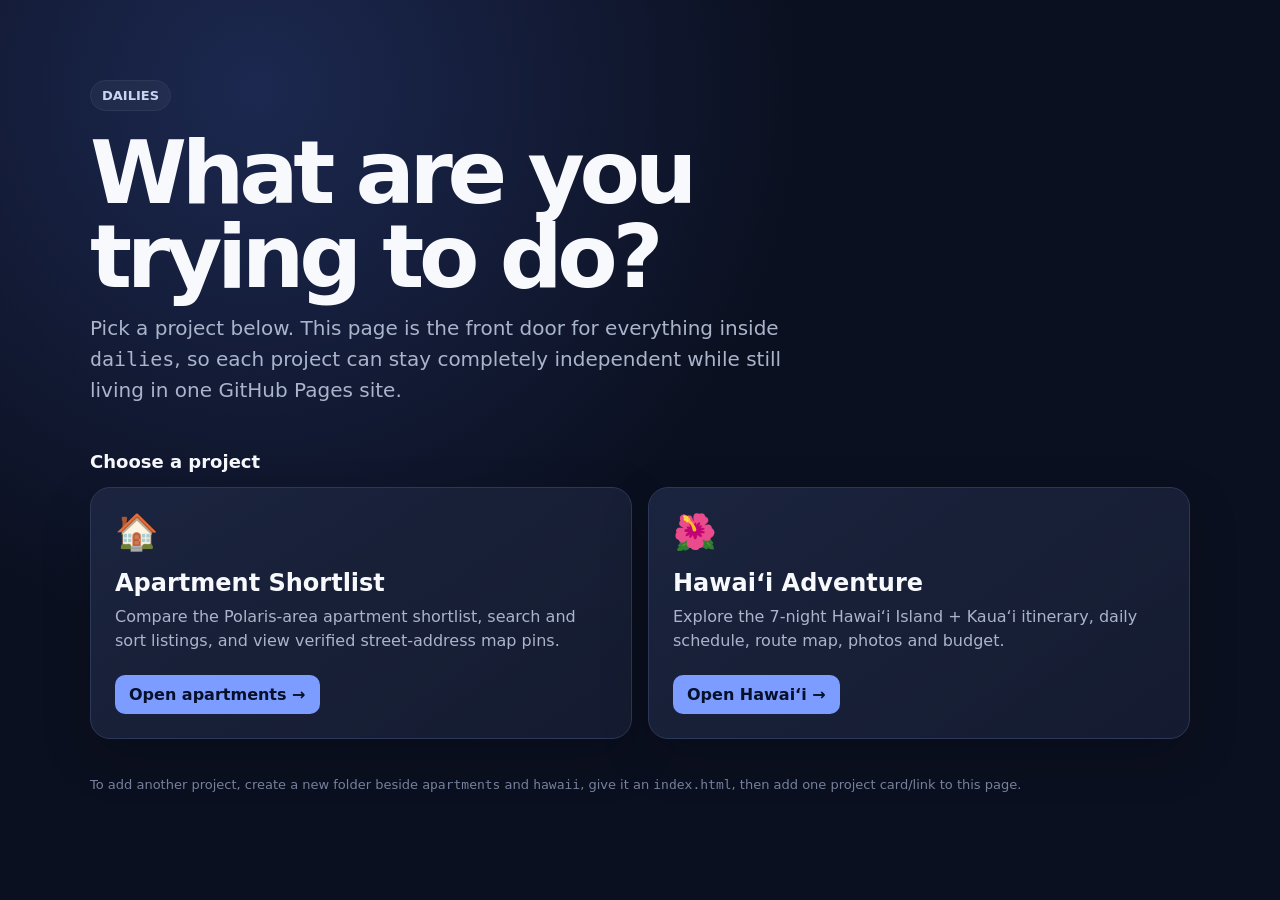
<file: index.html>
<!doctype html>
<html lang="en">
<head>
<meta charset="utf-8">
<meta name="viewport" content="width=device-width,initial-scale=1">
<title>Dailies — What are you trying to do?</title>
<meta name="description" content="A home for small personal projects and daily tools.">
<style>
:root{--bg:#0b1020;--panel:#151c31;--panel2:#1c2540;--text:#f7f9fc;--muted:#aab4ca;--line:#2c3858;--accent:#7c9cff}
*{box-sizing:border-box}
body{margin:0;min-height:100vh;font-family:Inter,system-ui,-apple-system,Segoe UI,Roboto,Arial,sans-serif;background:radial-gradient(circle at 20% 10%,#1c2850 0,#0b1020 42%),#0b1020;color:var(--text)}
main{width:min(1100px,92vw);margin:0 auto;padding:80px 0 70px}
.eyebrow{display:inline-block;padding:7px 11px;border:1px solid var(--line);border-radius:999px;color:#c9d4f2;background:rgba(255,255,255,.04);font-size:13px;font-weight:700}
h1{font-size:clamp(48px,8vw,88px);line-height:.95;letter-spacing:-.06em;margin:20px 0 15px}
.lead{font-size:20px;line-height:1.55;color:var(--muted);max-width:720px;margin:0 0 45px}
.question{font-size:18px;font-weight:800;margin:0 0 15px}
.grid{display:grid;grid-template-columns:repeat(auto-fit,minmax(280px,1fr));gap:16px}
.card{display:flex;flex-direction:column;min-height:230px;padding:24px;border:1px solid var(--line);border-radius:20px;background:linear-gradient(145deg,rgba(28,37,64,.94),rgba(21,28,49,.94));box-shadow:0 18px 50px rgba(0,0,0,.2);transition:.18s transform,.18s border-color}
.card:hover{transform:translateY(-3px);border-color:#536aa5}
.icon{font-size:35px;margin-bottom:16px}
h2{font-size:24px;margin:0 0 8px}
.desc{color:var(--muted);line-height:1.5;margin:0 0 22px}
.open{margin-top:auto;display:inline-block;width:max-content;padding:10px 14px;border-radius:10px;background:var(--accent);color:#07102a;text-decoration:none;font-weight:850}
footer{margin-top:38px;color:#75819b;font-size:13px}
@media(max-width:600px){main{padding-top:45px}h1{font-size:58px}.lead{font-size:17px}}
</style>
</head>
<body>
<main>
  <span class="eyebrow">DAILIES</span>
  <h1>What are you<br>trying to do?</h1>
  <p class="lead">Pick a project below. This page is the front door for everything inside <code>dailies</code>, so each project can stay completely independent while still living in one GitHub Pages site.</p>

  <p class="question">Choose a project</p>
  <section class="grid" aria-label="Dailies projects">
    <article class="card">
      <div class="icon">🏠</div>
      <h2>Apartment Shortlist</h2>
      <p class="desc">Compare the Polaris-area apartment shortlist, search and sort listings, and view verified street-address map pins.</p>
      <a class="open" href="./apartments/">Open apartments →</a>
    </article>

    <article class="card">
      <div class="icon">🌺</div>
      <h2>Hawaiʻi Adventure</h2>
      <p class="desc">Explore the 7-night Hawaiʻi Island + Kauaʻi itinerary, daily schedule, route map, photos and budget.</p>
      <a class="open" href="./hawaii/">Open Hawaiʻi →</a>
    </article>
  </section>

  <footer>
    <p>To add another project, create a new folder beside <code>apartments</code> and <code>hawaii</code>, give it an <code>index.html</code>, then add one project card/link to this page.</p>
  </footer>
</main>
</body>
</html>
</file>
